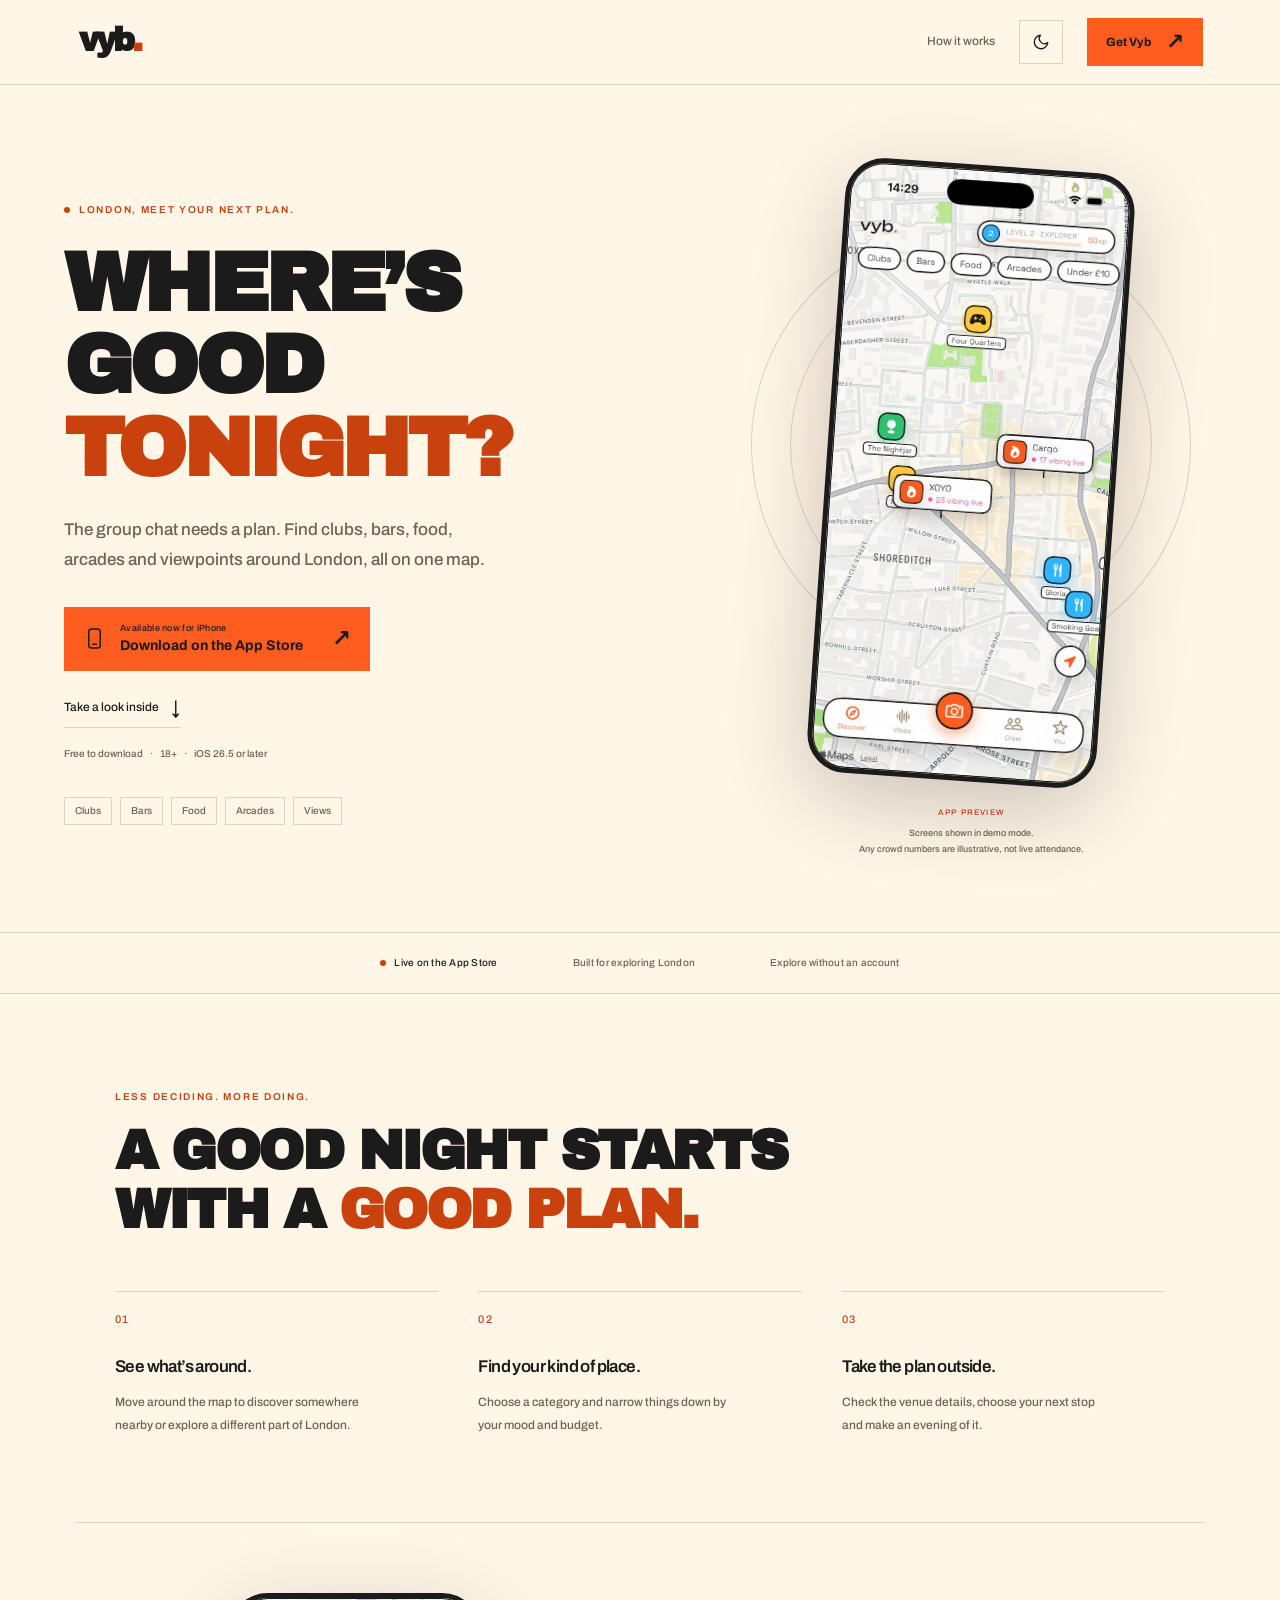
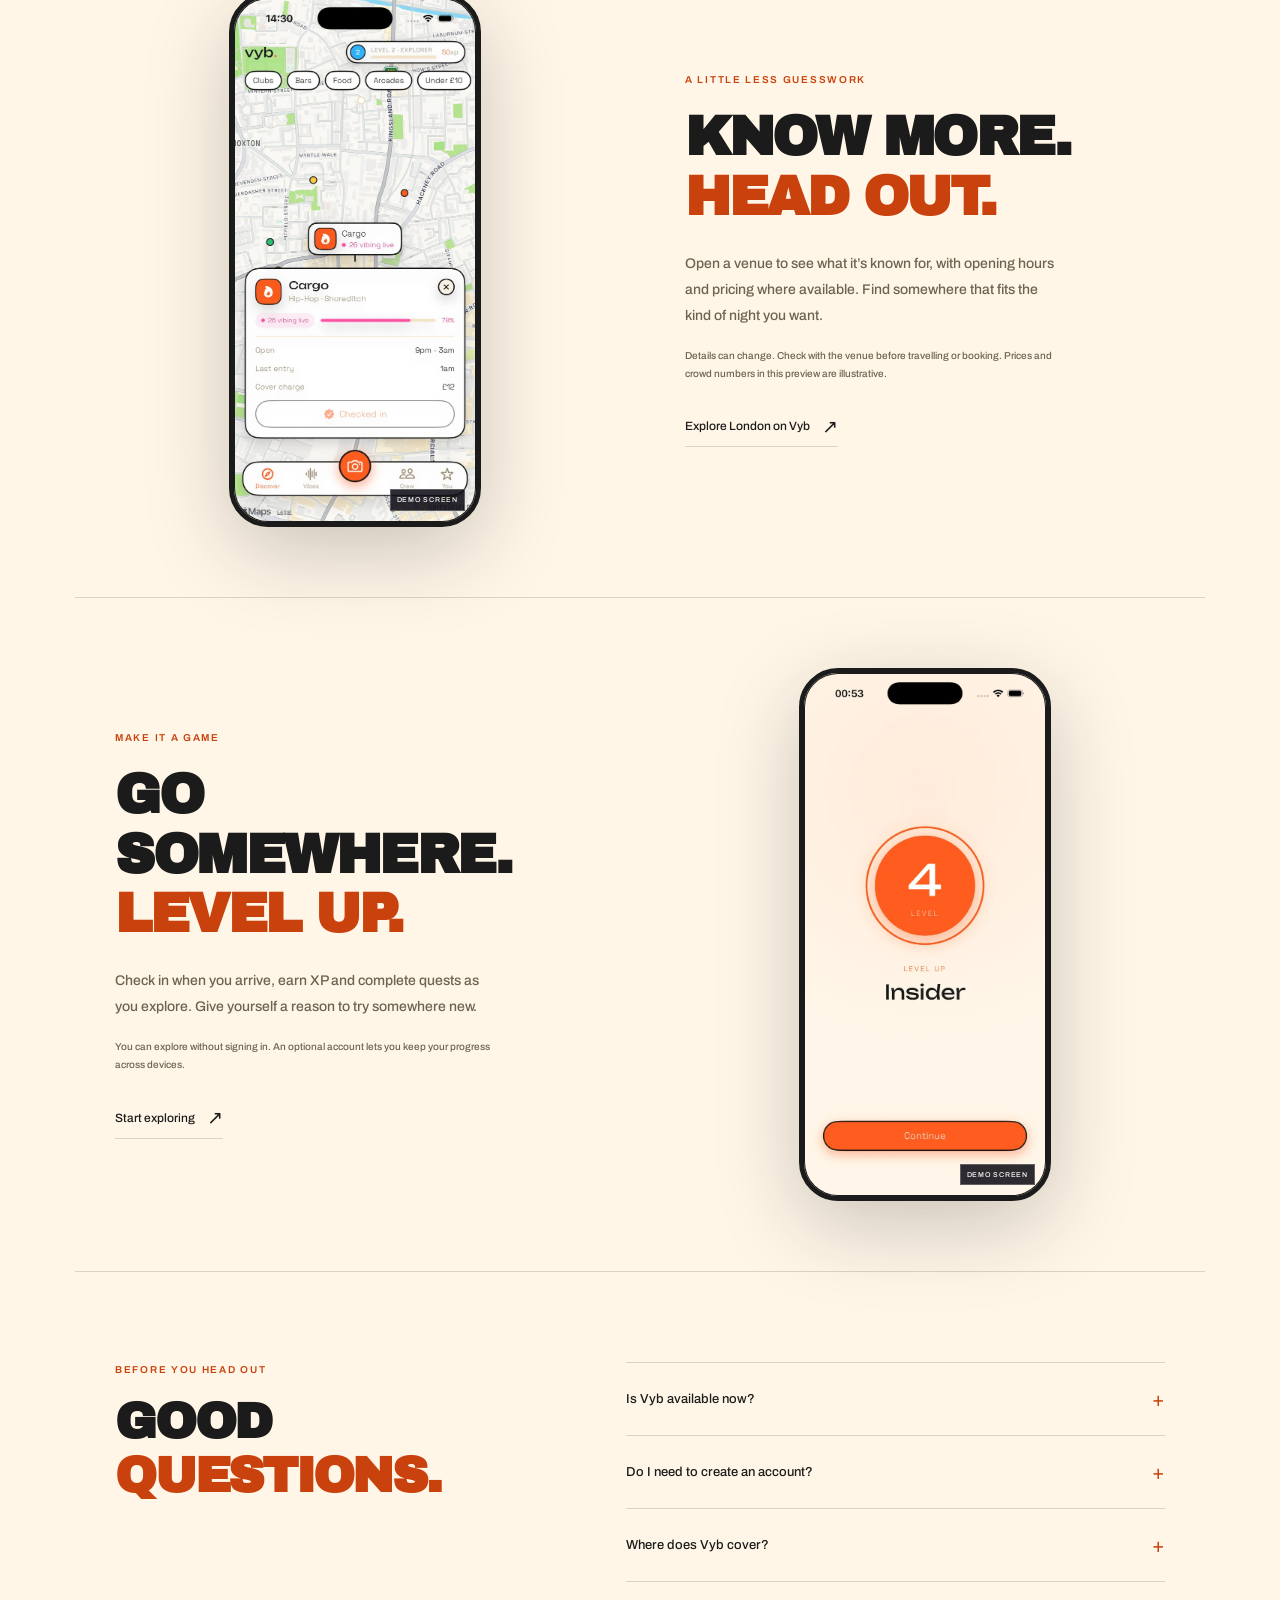
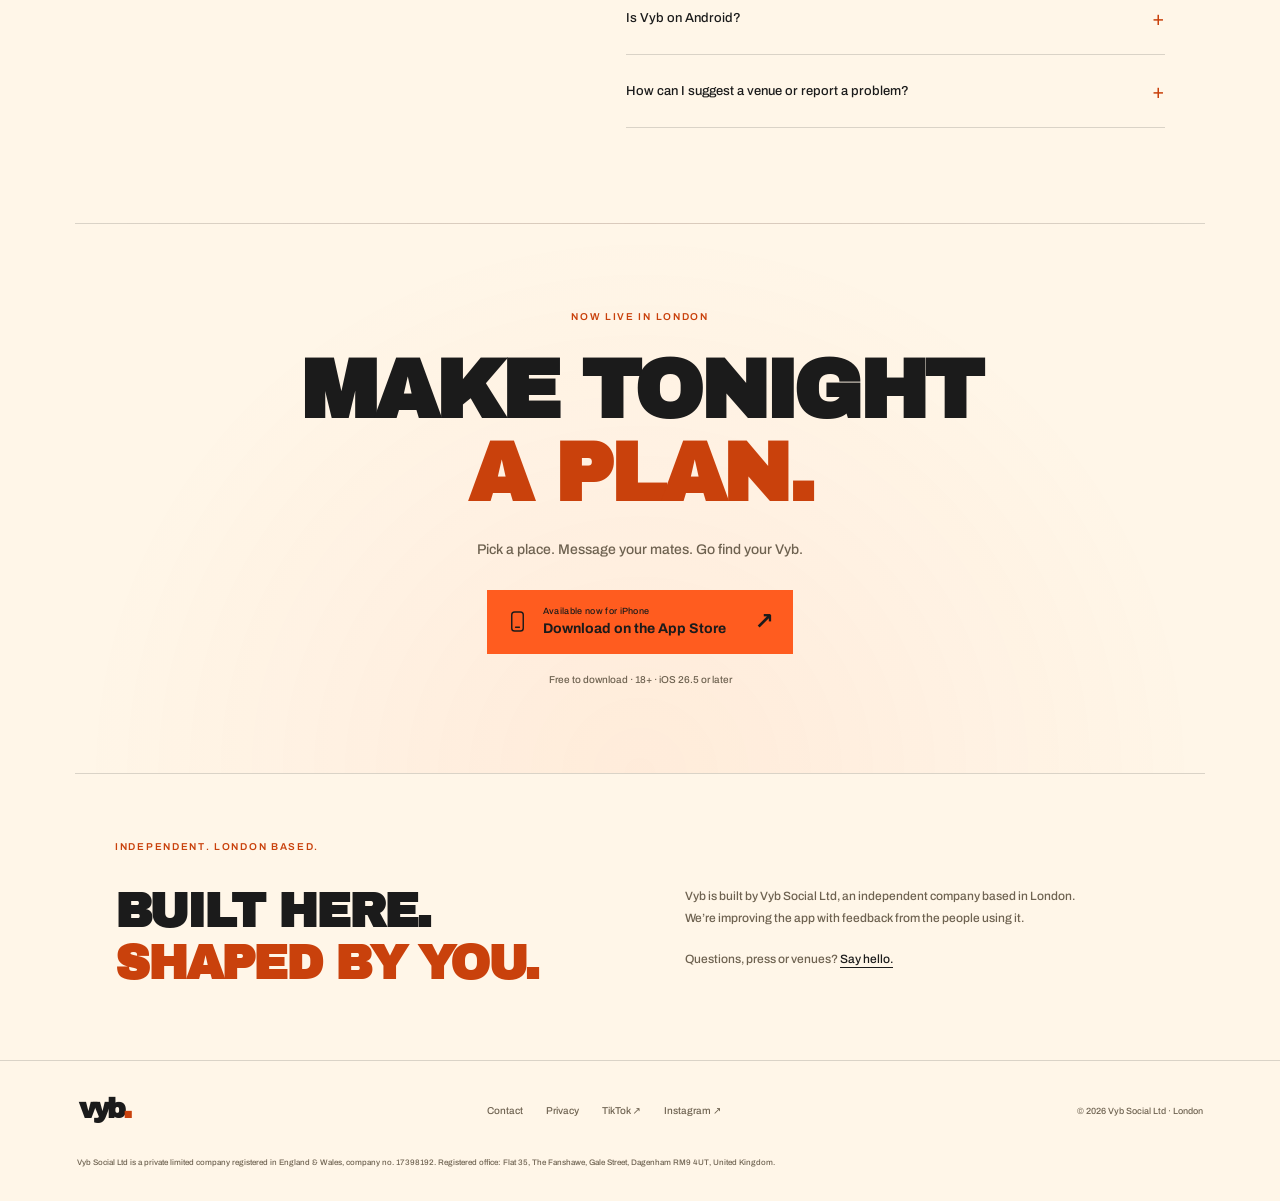
<file: index.html>
<!DOCTYPE html>
<html lang="en-GB">
<head>
<meta charset="utf-8">
<meta name="viewport" content="width=device-width, initial-scale=1">
<title>Vyb | Where’s good tonight?</title>
<meta name="description" content="Find your next plan in London with Vyb. Explore clubs, bars, food, arcades and viewpoints on one map. Available now on the App Store.">
<link rel="canonical" href="https://www.vybhq.com/">
<meta property="og:title" content="Vyb | Where’s good tonight?">
<meta property="og:description" content="Your next London plan starts here. Explore the map and download Vyb for iPhone.">
<meta property="og:type" content="website">
<meta property="og:url" content="https://www.vybhq.com/">
<meta property="og:site_name" content="Vyb">
<meta property="og:locale" content="en_GB">
<meta property="og:image" content="https://www.vybhq.com/assets/share-card.png">
<meta property="og:image:type" content="image/png">
<meta property="og:image:width" content="1200">
<meta property="og:image:height" content="630">
<meta property="og:image:alt" content="Vyb. Where’s good tonight? Available now on the App Store.">
<meta name="twitter:card" content="summary_large_image">
<meta name="twitter:title" content="Vyb | Where’s good tonight?">
<meta name="twitter:description" content="Find your next London plan. Vyb is available now on the App Store.">
<meta name="twitter:image" content="https://www.vybhq.com/assets/share-card.png">
<meta name="apple-itunes-app" content="app-id=6812923646">
<meta name="theme-color" content="#0D0B14">
<link rel="icon" href="assets/apple-touch-icon.png" type="image/png">
<link rel="apple-touch-icon" href="assets/apple-touch-icon.png">
<link rel="preconnect" href="https://fonts.googleapis.com">
<link rel="preconnect" href="https://fonts.gstatic.com" crossorigin>
<link href="https://fonts.googleapis.com/css2?family=Archivo:wght@400;500;600;700&family=Archivo+Black&display=swap" rel="stylesheet">
<script>
(function(){var mode;try{mode=localStorage.getItem('vyb-theme');}catch(e){}if(mode!=='light'&&mode!=='dark')mode=window.matchMedia&&matchMedia('(prefers-color-scheme: light)').matches?'light':'dark';document.documentElement.dataset.theme=mode;document.querySelector('meta[name="theme-color"]').content=mode==='light'?'#FFF6E8':'#0D0B14';})();
</script>
<link rel="stylesheet" href="assets/site.css">
<script src="assets/site.js" defer></script>
</head>
<body>
<a class="skip-link" href="#main">Skip to content</a>
<header class="site-header">
  <a class="wordmark" href="./" aria-label="Vyb home">vyb<span aria-hidden="true">.</span></a>
  <nav aria-label="Main navigation">
    <a class="nav-link" href="#how-it-works">How it works</a>
    <button class="theme-toggle" id="theme-toggle" type="button" aria-label="Switch to light theme">
      <svg class="icon-sun" viewBox="0 0 24 24" aria-hidden="true"><circle cx="12" cy="12" r="4"/><path d="M12 2v2M12 20v2M4.9 4.9l1.4 1.4M17.7 17.7l1.4 1.4M2 12h2M20 12h2M4.9 19.1l1.4-1.4M17.7 6.3l1.4-1.4"/></svg>
      <svg class="icon-moon" viewBox="0 0 24 24" aria-hidden="true"><path d="M21 12.8A9 9 0 1 1 11.2 3a7 7 0 0 0 9.8 9.8z"/></svg>
    </button>
    <a class="button button-small" data-download="header" href="https://apps.apple.com/gb/app/vyb-social-discovery/id6812923646">Get Vyb <span aria-hidden="true">↗</span></a>
  </nav>
</header>
<main id="main">
  <section class="hero" aria-labelledby="hero-title">
    <div class="hero-copy">
      <p class="kicker"><span class="status-dot" aria-hidden="true"></span> London, meet your next plan.</p>
      <h1 id="hero-title">Where’s good <span>tonight?</span></h1>
      <p class="hero-description">The group chat needs a plan. Find clubs, bars, food, arcades and viewpoints around London, all on one map.</p>
      <div class="hero-actions">
        <a class="button download-button" data-download="hero" href="https://apps.apple.com/gb/app/vyb-social-discovery/id6812923646"><svg viewBox="0 0 24 24" aria-hidden="true"><rect x="6" y="2" width="12" height="20" rx="3"/><path d="M10 18h4"/></svg><span><small>Available now for iPhone</small>Download on the App Store</span><span aria-hidden="true">↗</span></a>
        <a class="text-link" href="#how-it-works">Take a look inside <span aria-hidden="true">↓</span></a>
      </div>
      <p class="availability">Free to download <span aria-hidden="true">·</span> 18+ <span aria-hidden="true">·</span> iOS 26.5 or later</p>
      <ul class="category-list" aria-label="Explore on Vyb"><li>Clubs</li><li>Bars</li><li>Food</li><li>Arcades</li><li>Views</li></ul>
    </div>
    <figure class="hero-visual">
      <div class="orbit" aria-hidden="true"></div>
      <div class="phone"><img src="assets/07-discover-zoom.webp" data-dark="assets/07-discover-zoom.webp" data-light="assets/08-discover-day.webp" width="640" height="1391" alt="Vyb’s discovery map with venue pins in Shoreditch, shown in demo mode" fetchpriority="high" decoding="async"></div>
      <figcaption><span class="preview-label">APP PREVIEW</span> Screens shown in demo mode.<br>Any crowd numbers are illustrative, not live attendance.</figcaption>
    </figure>
  </section>

  <section class="intro-strip" aria-label="Vyb at a glance"><div><span class="status-dot" aria-hidden="true"></span> Live on the App Store</div><span>Built for exploring London</span><span>Explore without an account</span></section>

  <section class="how section-wrap" id="how-it-works" aria-labelledby="how-title">
    <div class="section-heading"><p class="kicker">Less deciding. More doing.</p><h2 id="how-title">A good night starts<br>with a <span>good plan.</span></h2></div>
    <div class="steps">
      <article><span class="step-number">01</span><h3>See what’s around.</h3><p>Move around the map to discover somewhere nearby or explore a different part of London.</p></article>
      <article><span class="step-number">02</span><h3>Find your kind of place.</h3><p>Choose a category and narrow things down by your mood and budget.</p></article>
      <article><span class="step-number">03</span><h3>Take the plan outside.</h3><p>Check the venue details, choose your next stop and make an evening of it.</p></article>
    </div>
  </section>

  <section class="feature-section section-wrap" aria-labelledby="details-title">
    <div class="feature-media"><div class="phone"><img src="assets/04-detail.webp" data-dark="assets/04-detail.webp" data-light="assets/09-detail-day.webp" width="640" height="1391" loading="lazy" decoding="async" alt="A demo venue detail screen showing opening hours, last entry and cover charge"><span class="screen-tag">DEMO SCREEN</span></div></div>
    <div class="feature-copy"><p class="kicker">A little less guesswork</p><h2 id="details-title">Know more.<br><span>Head out.</span></h2><p>Open a venue to see what it’s known for, with opening hours and pricing where available. Find somewhere that fits the kind of night you want.</p><p class="fine-print">Details can change. Check with the venue before travelling or booking. Prices and crowd numbers in this preview are illustrative.</p><a class="text-link" data-download="details" href="https://apps.apple.com/gb/app/vyb-social-discovery/id6812923646">Explore London on Vyb <span aria-hidden="true">↗</span></a></div>
  </section>

  <section class="feature-section feature-reverse section-wrap" aria-labelledby="xp-title">
    <div class="feature-media"><div class="phone"><img src="assets/10-levelup-night.webp" data-dark="assets/10-levelup-night.webp" data-light="assets/11-levelup-day.webp" width="640" height="1391" loading="lazy" decoding="async" alt="Vyb’s demo level-up screen showing Level 4, Insider"><span class="screen-tag">DEMO SCREEN</span></div></div>
    <div class="feature-copy"><p class="kicker">Make it a game</p><h2 id="xp-title">Go somewhere.<br><span>Level up.</span></h2><p>Check in when you arrive, earn XP and complete quests as you explore. Give yourself a reason to try somewhere new.</p><p class="fine-print">You can explore without signing in. An optional account lets you keep your progress across devices.</p><a class="text-link" data-download="xp" href="https://apps.apple.com/gb/app/vyb-social-discovery/id6812923646">Start exploring <span aria-hidden="true">↗</span></a></div>
  </section>

  <section class="faq-section section-wrap" aria-labelledby="faq-title">
    <div class="section-heading"><p class="kicker">Before you head out</p><h2 id="faq-title">Good <span>questions.</span></h2></div>
    <div class="faq-list">
      <details><summary>Is Vyb available now?</summary><p>Yes. Vyb launched on 16 October 2026 and is available on the App Store. It is free to download for iPhone, requires iOS 26.5 or later, and is for people aged 18 and over.</p></details>
      <details><summary>Do I need to create an account?</summary><p>You can explore Vyb without signing in. An optional Sign in with Apple account lets you keep your progress across devices and reinstalls.</p></details>
      <details><summary>Where does Vyb cover?</summary><p>We’re starting with London. Coverage is growing and some areas have more venues than others. If your favourite place is missing, <a href="mailto:hello@vybhq.com?subject=Venue%20suggestion">send us a venue suggestion</a>.</p></details>
      <details><summary>Is Vyb on Android?</summary><p>Vyb is currently available for iPhone. You can follow <a href="https://www.tiktok.com/@join.vyb" target="_blank" rel="noopener noreferrer">@join.vyb on TikTok</a> for updates.</p></details>
      <details><summary>How can I suggest a venue or report a problem?</summary><p>Email <a href="mailto:hello@vybhq.com">hello@vybhq.com</a> with the venue name or what happened. Include the area and your app version if you can. Your feedback helps decide what we improve next.</p></details>
    </div>
  </section>

  <section class="download-section section-wrap" id="download" aria-labelledby="download-title">
    <span id="join" class="anchor-target" aria-hidden="true"></span>
    <p class="kicker">Now live in London</p><h2 id="download-title">Make tonight<br><span>a plan.</span></h2>
    <p>Pick a place. Message your mates. Go find your Vyb.</p>
    <a class="button download-button" data-download="footer" href="https://apps.apple.com/gb/app/vyb-social-discovery/id6812923646"><svg viewBox="0 0 24 24" aria-hidden="true"><rect x="6" y="2" width="12" height="20" rx="3"/><path d="M10 18h4"/></svg><span><small>Available now for iPhone</small>Download on the App Store</span><span aria-hidden="true">↗</span></a>
    <p class="availability">Free to download · 18+ · iOS 26.5 or later</p>
  </section>

  <section class="about-section section-wrap" id="about" aria-labelledby="about-title"><p class="kicker">Independent. London based.</p><h2 id="about-title">Built here.<br><span>Shaped by you.</span></h2><div><p>Vyb is built by Vyb Social Ltd, an independent company based in London. We’re improving the app with feedback from the people using it.</p><p>Questions, press or venues? <a href="mailto:hello@vybhq.com">Say hello.</a></p></div></section>
</main>
<footer class="site-footer"><a class="wordmark" href="./" aria-label="Vyb home">vyb<span aria-hidden="true">.</span></a><nav aria-label="Footer navigation"><a href="mailto:hello@vybhq.com">Contact</a><a href="privacy.html">Privacy</a><a href="https://www.tiktok.com/@join.vyb" target="_blank" rel="noopener noreferrer">TikTok ↗</a><a href="https://instagram.com/join.vyb" target="_blank" rel="noopener noreferrer">Instagram ↗</a></nav><p>© 2026 Vyb Social Ltd · London</p><p class="legal">Vyb Social Ltd is a private limited company registered in England &amp; Wales, company no. 17398192. Registered office: Flat 35, The Fanshawe, Gale Street, Dagenham RM9 4UT, United Kingdom.</p></footer>
<div class="download-dock"><span>London’s calling.<small>Vyb for iPhone</small></span><a class="button button-small" data-download="mobile-dock" href="https://apps.apple.com/gb/app/vyb-social-discovery/id6812923646">Get Vyb <span aria-hidden="true">↗</span></a></div>
</body>
</html>
</file>
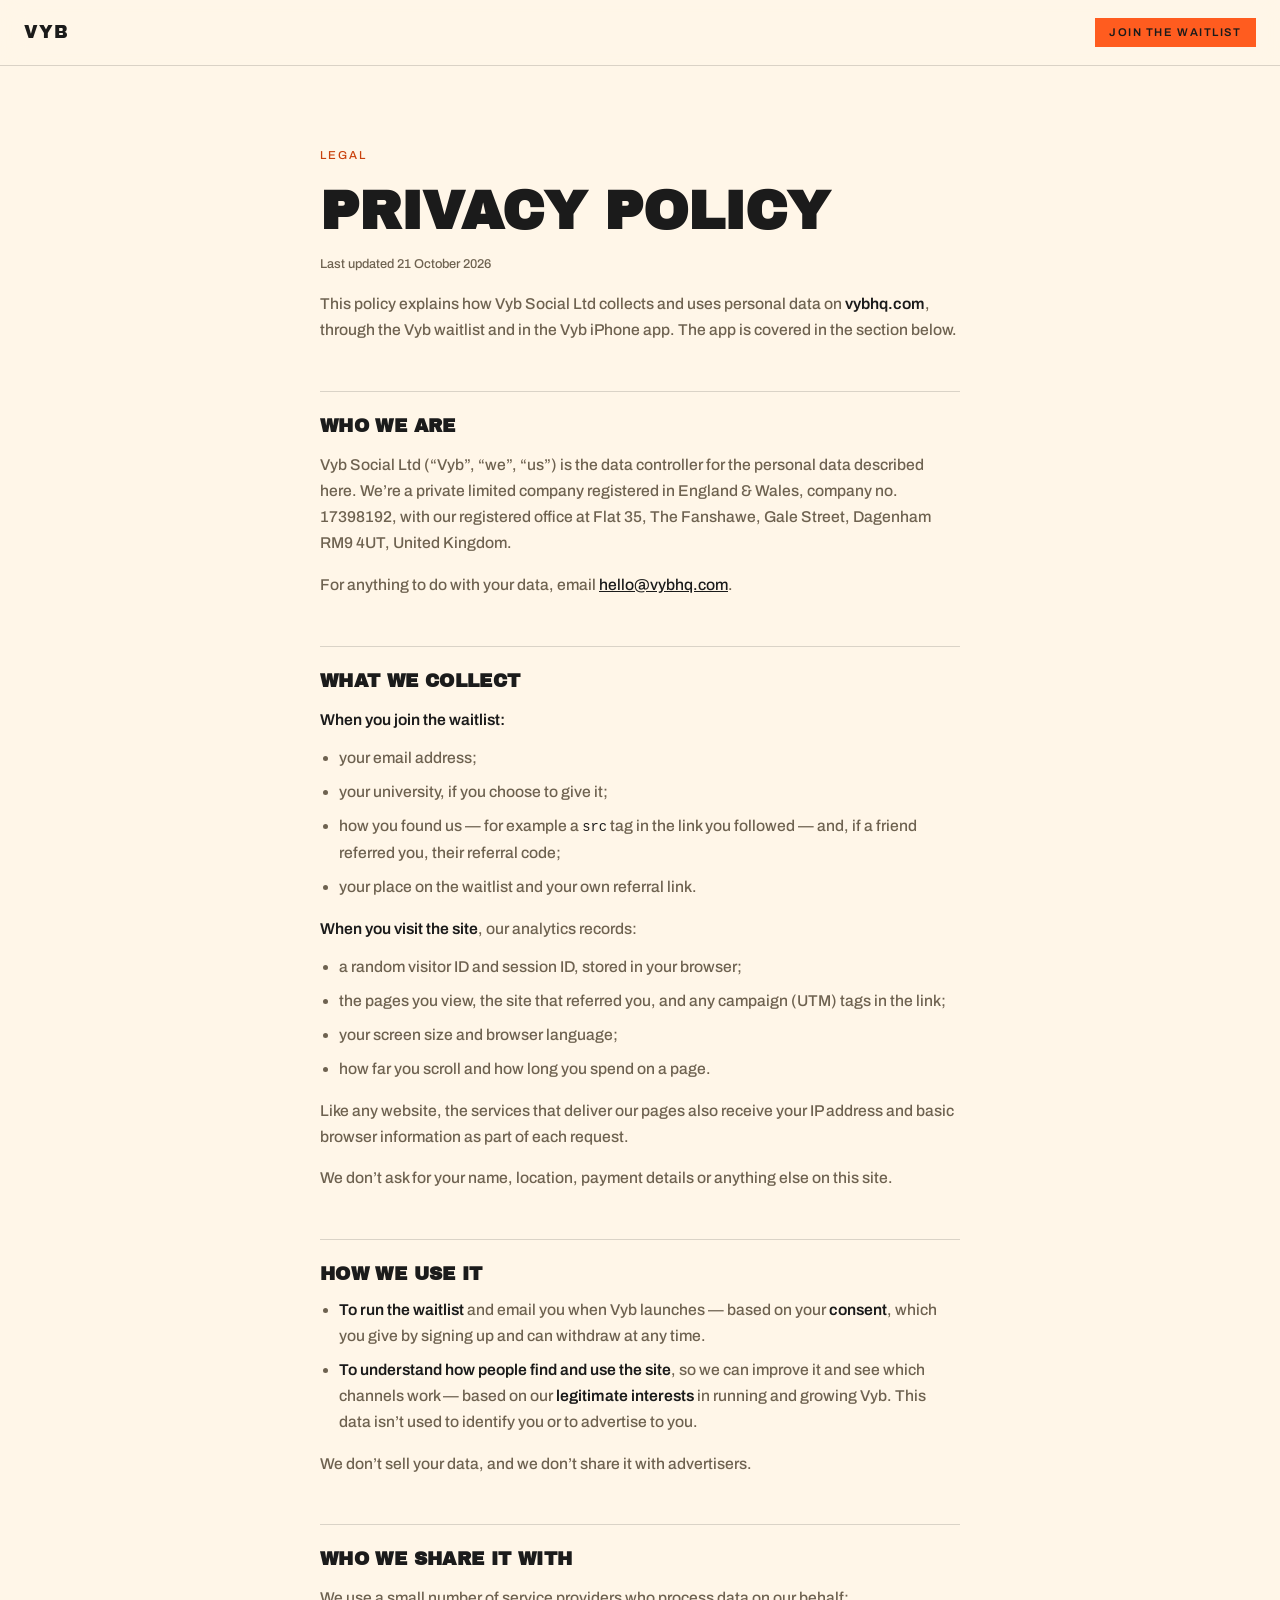
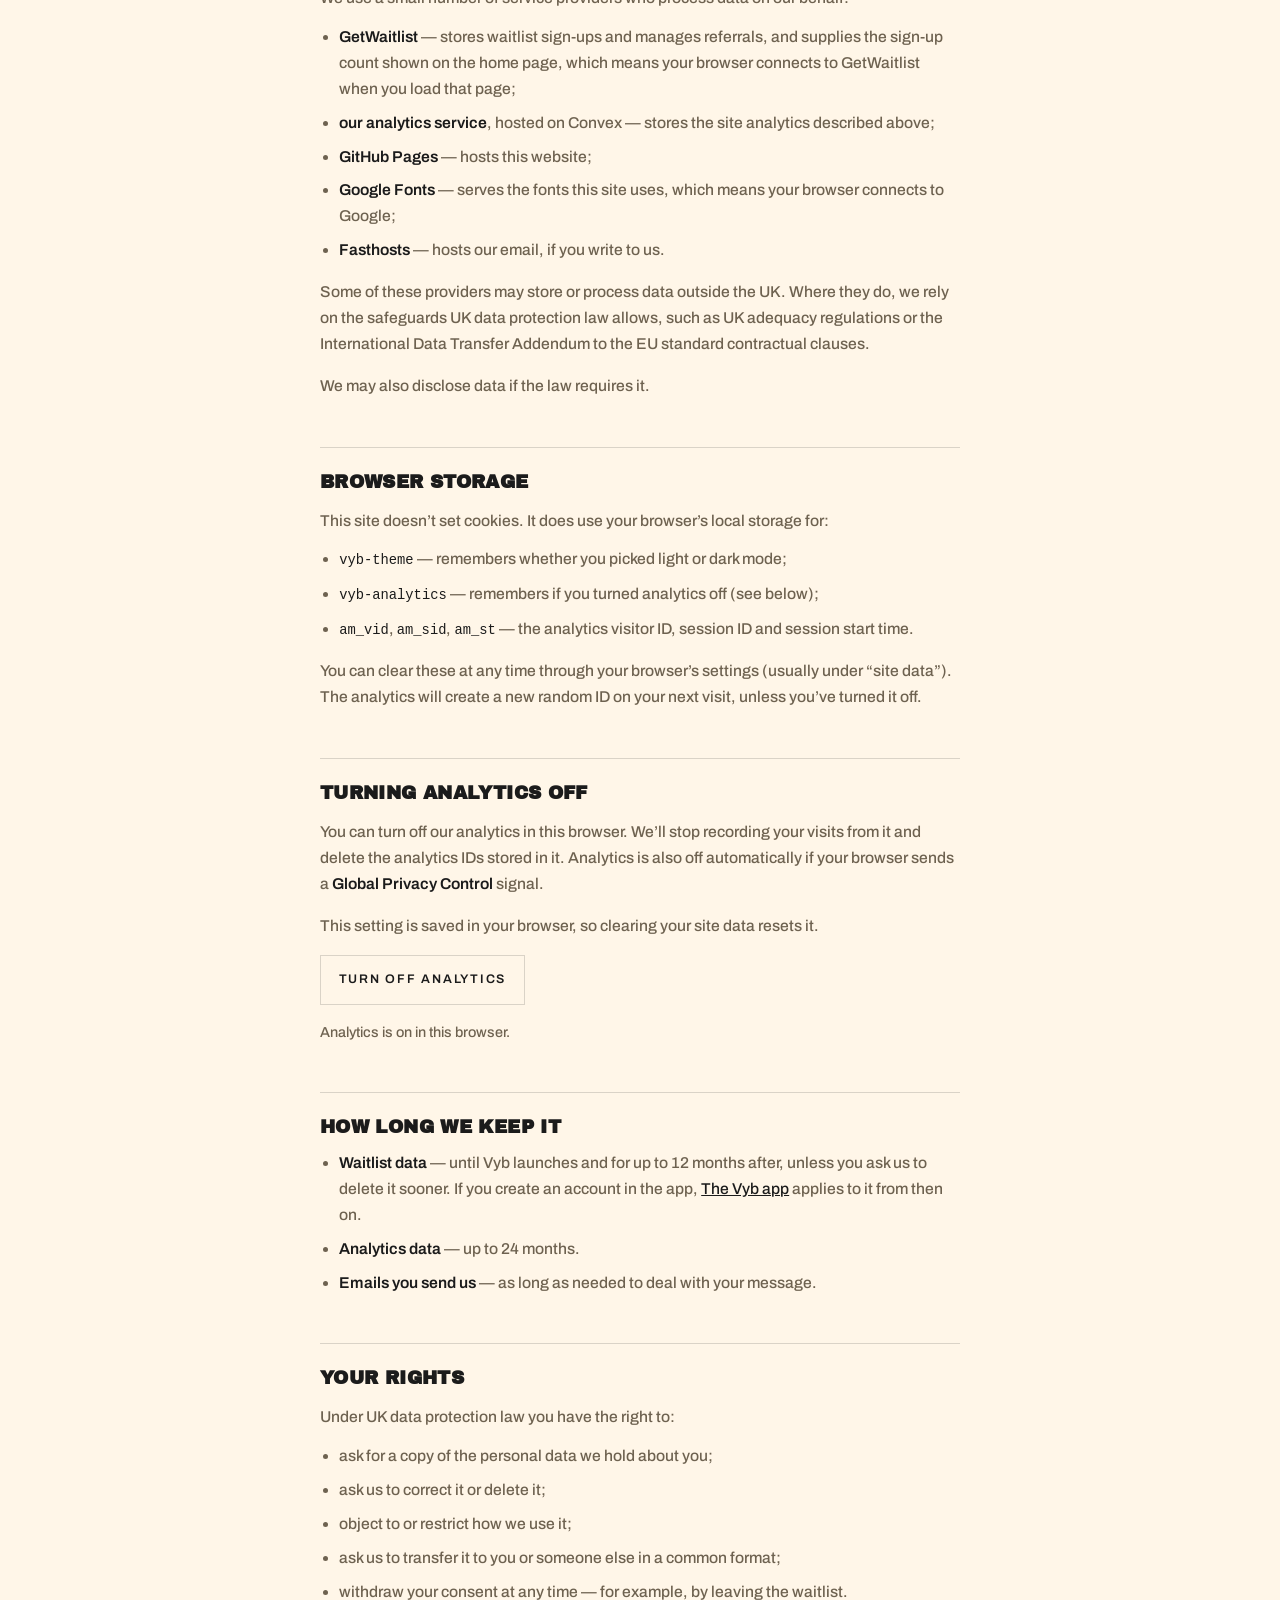
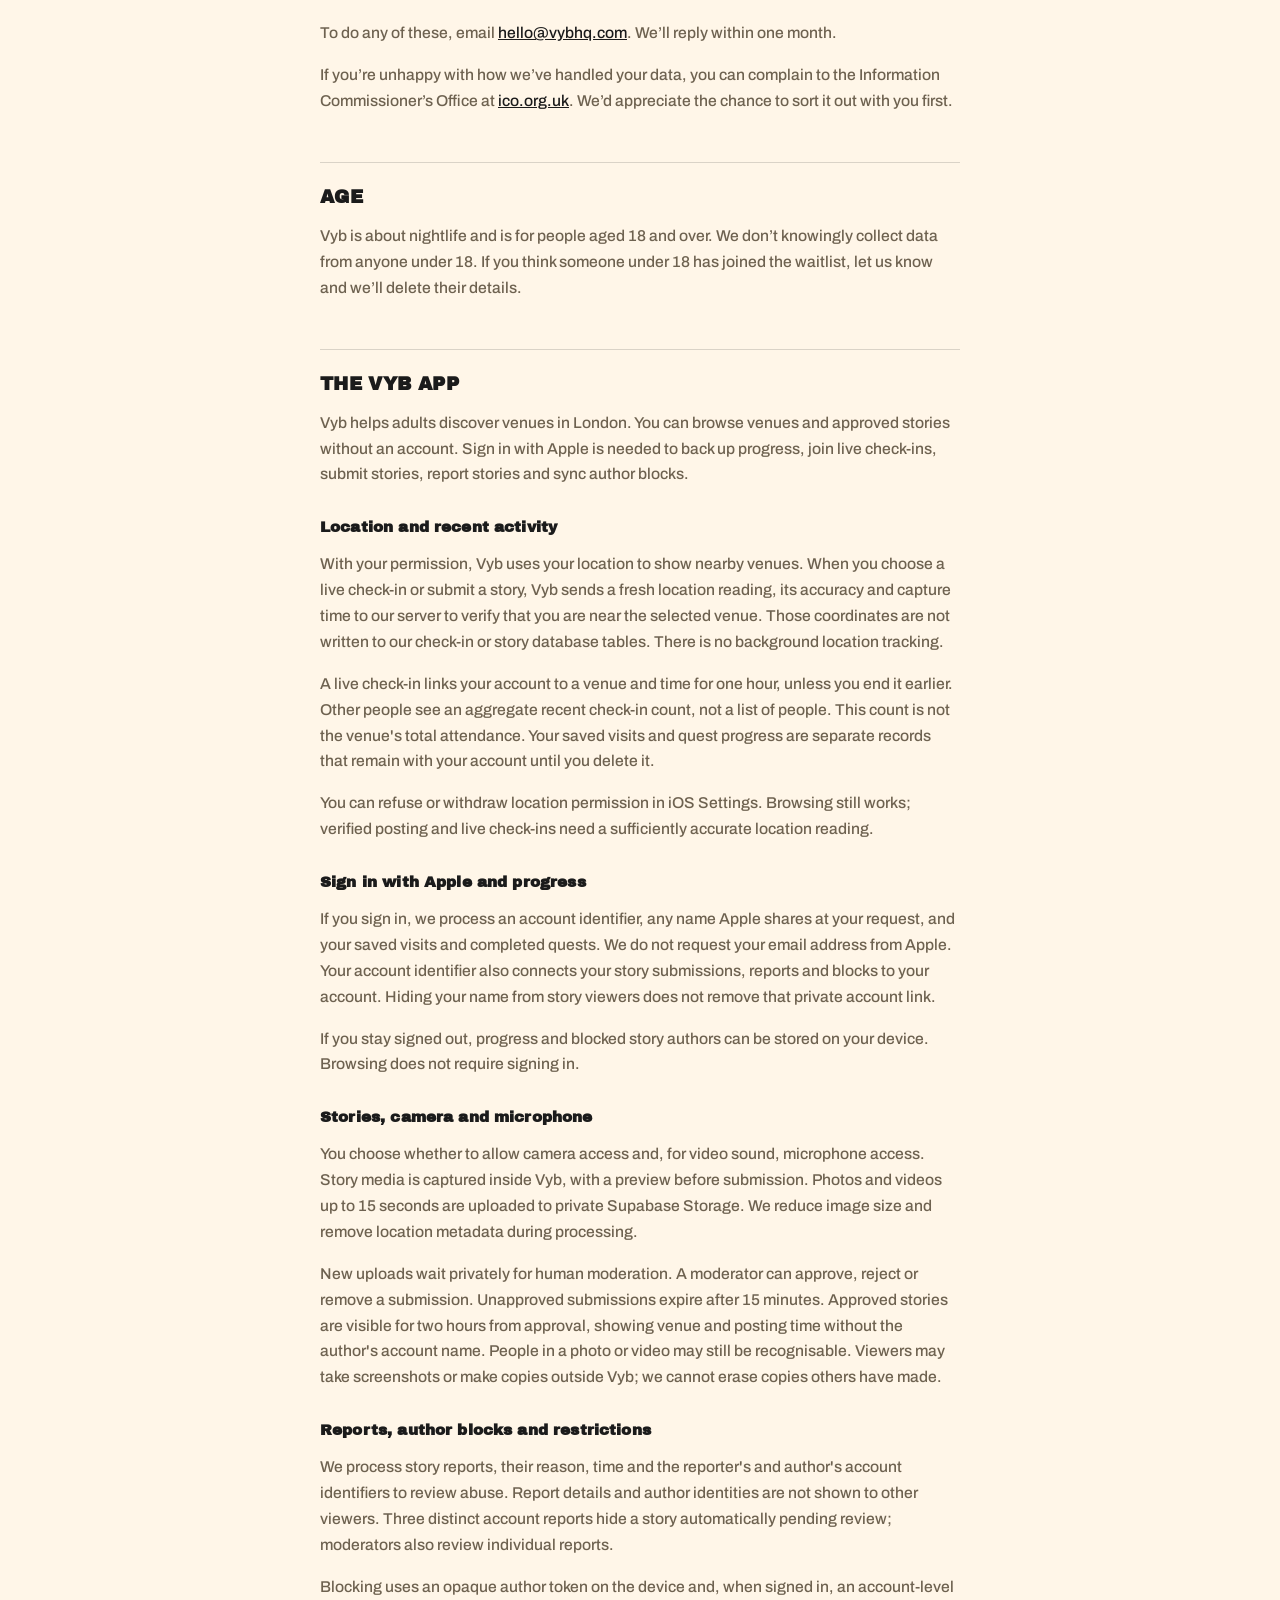
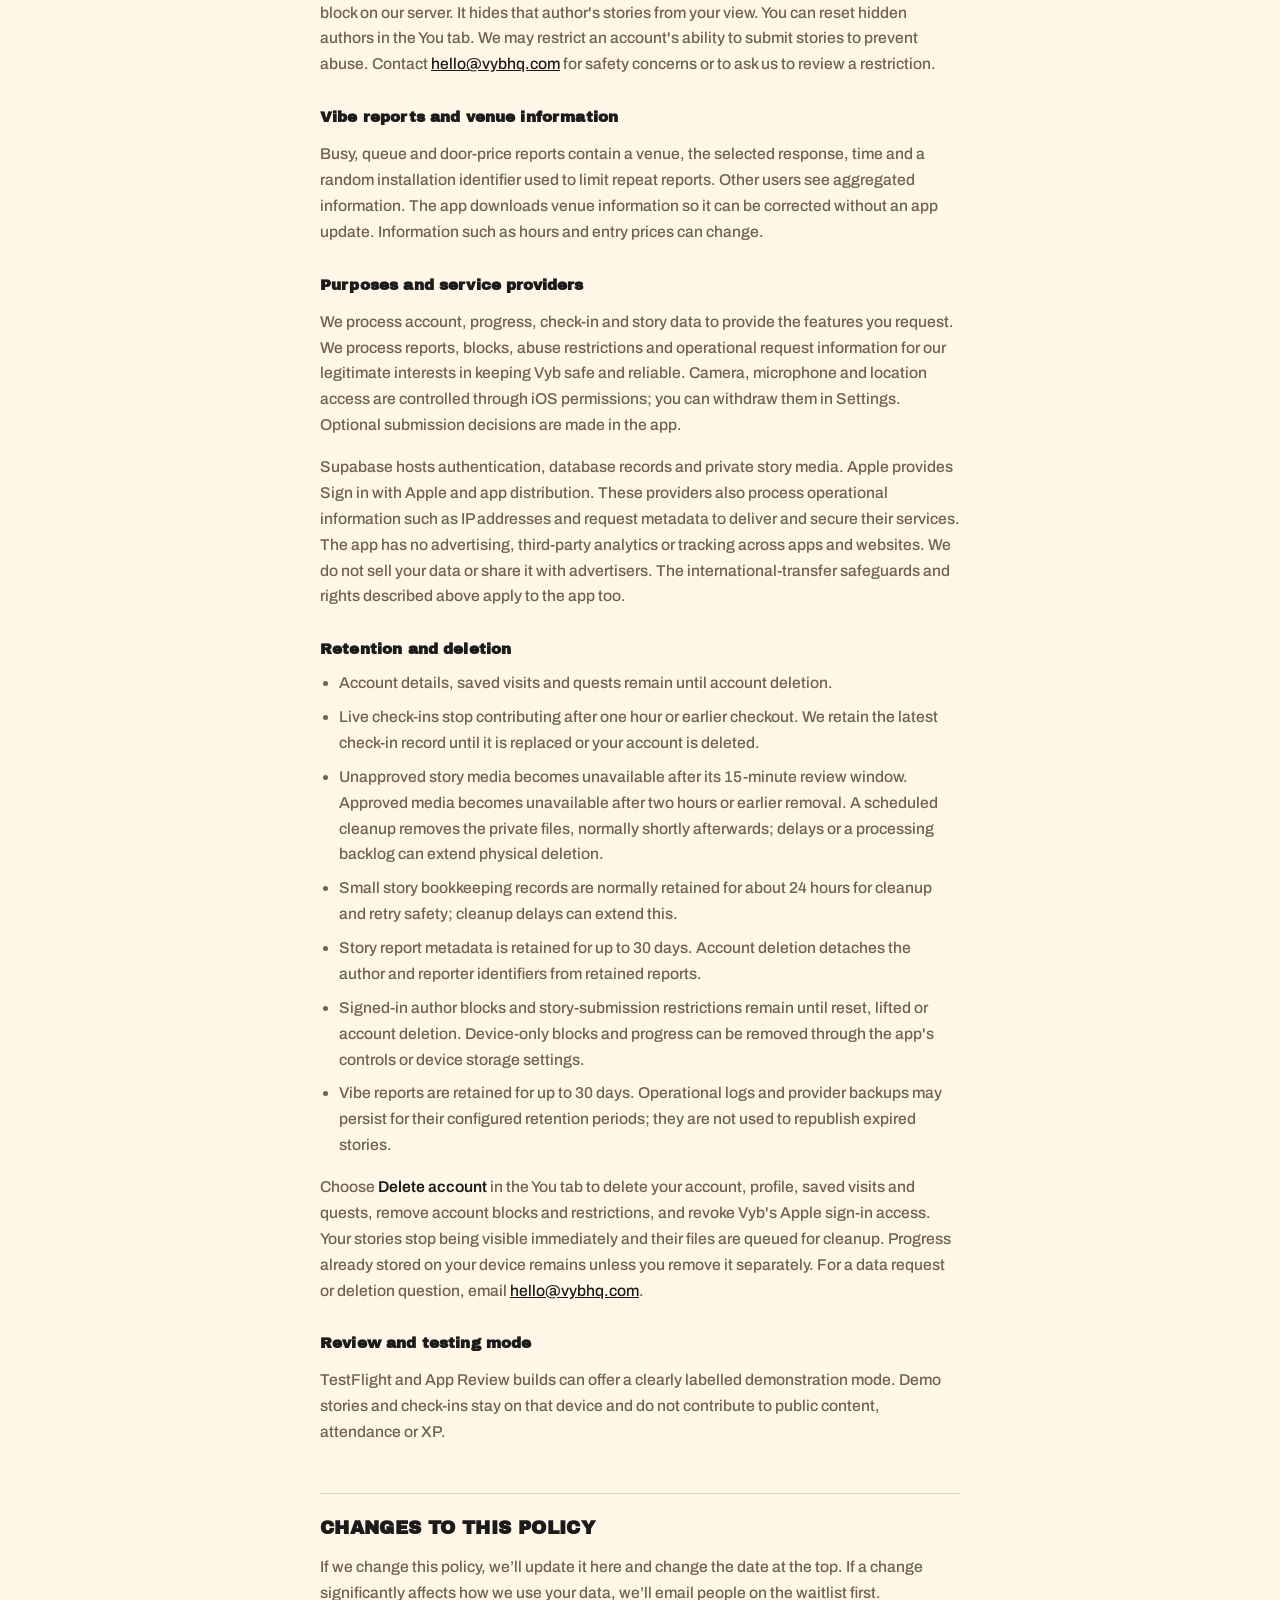
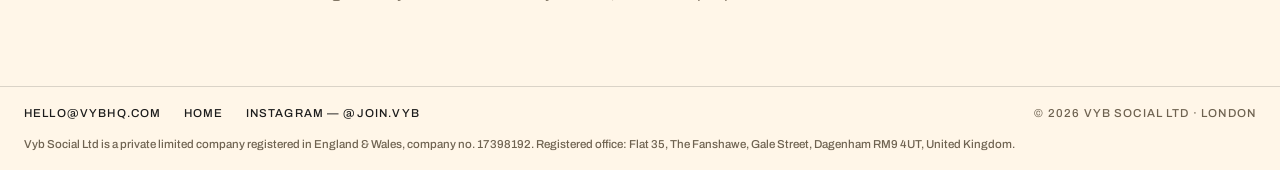
<file: privacy.html>
<!DOCTYPE html>
<html lang="en">
<head>
<meta charset="utf-8">
<meta name="viewport" content="width=device-width, initial-scale=1">
<title>Privacy Policy — Vyb</title>
<meta name="description" content="How Vyb Social Ltd collects and uses personal data on vybhq.com, the Vyb waitlist and the Vyb iPhone app.">
<link rel="icon" href="data:image/svg+xml,<svg xmlns='http://www.w3.org/2000/svg' viewBox='0 0 100 100'><rect width='100' height='100' rx='22' fill='%230D0B14'/><text x='50' y='72' font-size='60' font-family='Arial Black,sans-serif' font-weight='900' fill='%23C6FF3E' text-anchor='middle'>V</text></svg>">
<link rel="apple-touch-icon" href="assets/apple-touch-icon.png">
<meta name="theme-color" content="#0D0B14">
<link rel="preconnect" href="https://fonts.googleapis.com">
<link rel="preconnect" href="https://fonts.gstatic.com" crossorigin>
<link href="https://fonts.googleapis.com/css2?family=Archivo:wght@500;600&family=Archivo+Black&display=swap" rel="stylesheet">
<style>
  :root {
    --bg: #0D0B14;
    --ink: #FFFFFF;
    --accent: #C6FF3E;
    --accent-text: #C6FF3E;
    --on-accent: #0D0B14;
    --muted: rgba(255,255,255,.62);
    --line: rgba(255,255,255,.14);
    --header-bg: rgba(13,11,20,.85);
  }
  [data-theme="light"] {
    --bg: #FFF6E8;
    --ink: #1B1B1B;
    --accent: #FF5C1F;       /* fills (buttons) — pair with dark text, 5.6:1 */
    --accent-text: #C9410C;  /* orange text on cream — 4.6:1 (AA) */
    --on-accent: #1B1B1B;
    --muted: #6E6250;
    --line: rgba(27,27,27,.16);
    --header-bg: rgba(255,246,232,.88);
  }
  * { margin: 0; padding: 0; box-sizing: border-box; }
  html { -webkit-text-size-adjust: 100%; }
  body {
    background: var(--bg);
    color: var(--ink);
    font-family: "Archivo", system-ui, sans-serif;
    font-weight: 500;
  }
  header {
    position: sticky;
    top: 0;
    z-index: 10;
    display: flex;
    justify-content: space-between;
    align-items: center;
    padding: 1.1rem 1.5rem;
    background: var(--header-bg);
    backdrop-filter: blur(12px);
    border-bottom: 1px solid var(--line);
  }
  .wordmark {
    font-family: "Archivo Black", sans-serif;
    font-size: 1.1rem;
    letter-spacing: .06em;
    color: var(--ink);
    text-decoration: none;
  }
  .header-cta {
    font-size: .7rem;
    font-weight: 600;
    letter-spacing: .14em;
    text-transform: uppercase;
    color: var(--on-accent);
    background: var(--accent);
    padding: .55rem .9rem;
    text-decoration: none;
  }
  main { padding: 4rem 1.5rem 5rem; }
  .inner { max-width: 40rem; margin: 0 auto; }
  .kicker {
    font-size: .72rem;
    letter-spacing: .18em;
    text-transform: uppercase;
    color: var(--accent-text);
    margin-bottom: 1.2rem;
  }
  h1 {
    font-family: "Archivo Black", sans-serif;
    font-size: clamp(2.2rem, 9vw, 3.4rem);
    line-height: 1;
    text-transform: uppercase;
  }
  .updated { margin-top: 1rem; font-size: .8rem; color: var(--muted); }
  h2 {
    font-family: "Archivo Black", sans-serif;
    font-size: 1.15rem;
    text-transform: uppercase;
    letter-spacing: .02em;
    margin-top: 3rem;
    padding-top: 1.5rem;
    border-top: 1px solid var(--line);
  }
  h3 {
    font-family: "Archivo Black", sans-serif;
    font-size: .95rem;
    letter-spacing: .01em;
    margin-top: 2rem;
    color: var(--ink);
  }
  p, li { font-size: .98rem; line-height: 1.65; color: var(--muted); }
  p { margin-top: 1rem; }
  ul { margin-top: .8rem; padding-left: 1.2rem; }
  li + li { margin-top: .5rem; }
  b { color: var(--ink); font-weight: 600; }
  a { color: var(--ink); }
  a:hover { color: var(--accent-text); }
  a:focus-visible, button:focus-visible { outline: 2px solid var(--ink); outline-offset: 3px; }
  .opt-btn {
    font: inherit;
    font-size: .78rem;
    font-weight: 600;
    letter-spacing: .14em;
    text-transform: uppercase;
    color: var(--ink);
    background: none;
    border: 1px solid var(--line);
    padding: .85rem 1.1rem;
    cursor: pointer;
  }
  .opt-btn:hover { border-color: var(--ink); }
  .analytics-status { font-size: .9rem; }
  code { font-size: .88em; color: var(--ink); }

  footer {
    border-top: 1px solid var(--line);
    padding: 1.25rem 1.5rem;
    display: flex;
    justify-content: space-between;
    align-items: center;
    gap: 1rem;
    flex-wrap: wrap;
    font-size: .72rem;
    letter-spacing: .1em;
    text-transform: uppercase;
    color: var(--muted);
  }
  footer a { color: var(--ink); text-decoration: none; }
  footer a:hover { color: var(--accent-text); }
  .footer-links { display: flex; flex-wrap: wrap; gap: .6rem 1.4rem; }
  .legal {
    flex-basis: 100%;
    font-size: .72rem;
    letter-spacing: 0;
    text-transform: none;
    line-height: 1.6;
    margin: 0;
  }
</style>
<script>
  // Match the home page: saved choice, else the device setting.
  (function () {
    var mode = null;
    try { mode = localStorage.getItem("vyb-theme"); } catch (e) {}
    if (mode !== "light" && mode !== "dark") {
      mode = window.matchMedia && matchMedia("(prefers-color-scheme: light)").matches ? "light" : "dark";
    }
    if (mode === "light") document.documentElement.setAttribute("data-theme", "light");
    document.querySelector('meta[name="theme-color"]').content = mode === "light" ? "#FFF6E8" : "#0D0B14";
  })();
</script>
</head>
<body>
  <header>
    <a class="wordmark" href="./">VYB</a>
    <a class="header-cta" href="./#join">Join the waitlist</a>
  </header>

  <main>
    <div class="inner">
      <p class="kicker">Legal</p>
      <h1>Privacy policy</h1>
      <p class="updated">Last updated 21 October 2026</p>

      <p>This policy explains how Vyb Social Ltd collects and uses personal data on <b>vybhq.com</b>, through the Vyb waitlist and in the Vyb iPhone app. The app is covered in the section below.</p>

      <h2>Who we are</h2>
      <p>Vyb Social Ltd (“Vyb”, “we”, “us”) is the data controller for the personal data described here. We’re a private limited company registered in England &amp; Wales, company no. 17398192, with our registered office at Flat 35, The Fanshawe, Gale Street, Dagenham RM9 4UT, United Kingdom.</p>
      <p>For anything to do with your data, email <a href="mailto:hello@vybhq.com">hello@vybhq.com</a>.</p>

      <h2>What we collect</h2>
      <p><b>When you join the waitlist:</b></p>
      <ul>
        <li>your email address;</li>
        <li>your university, if you choose to give it;</li>
        <li>how you found us — for example a <code>src</code> tag in the link you followed — and, if a friend referred you, their referral code;</li>
        <li>your place on the waitlist and your own referral link.</li>
      </ul>
      <p><b>When you visit the site</b>, our analytics records:</p>
      <ul>
        <li>a random visitor ID and session ID, stored in your browser;</li>
        <li>the pages you view, the site that referred you, and any campaign (UTM) tags in the link;</li>
        <li>your screen size and browser language;</li>
        <li>how far you scroll and how long you spend on a page.</li>
      </ul>
      <p>Like any website, the services that deliver our pages also receive your IP address and basic browser information as part of each request.</p>
      <p>We don’t ask for your name, location, payment details or anything else on this site.</p>

      <h2>How we use it</h2>
      <ul>
        <li><b>To run the waitlist</b> and email you when Vyb launches — based on your <b>consent</b>, which you give by signing up and can withdraw at any time.</li>
        <li><b>To understand how people find and use the site</b>, so we can improve it and see which channels work — based on our <b>legitimate interests</b> in running and growing Vyb. This data isn’t used to identify you or to advertise to you.</li>
      </ul>
      <p>We don’t sell your data, and we don’t share it with advertisers.</p>

      <h2>Who we share it with</h2>
      <p>We use a small number of service providers who process data on our behalf:</p>
      <ul>
        <li><b>GetWaitlist</b> — stores waitlist sign-ups and manages referrals, and supplies the sign-up count shown on the home page, which means your browser connects to GetWaitlist when you load that page;</li>
        <li><b>our analytics service</b>, hosted on Convex — stores the site analytics described above;</li>
        <li><b>GitHub Pages</b> — hosts this website;</li>
        <li><b>Google Fonts</b> — serves the fonts this site uses, which means your browser connects to Google;</li>
        <li><b>Fasthosts</b> — hosts our email, if you write to us.</li>
      </ul>
      <p>Some of these providers may store or process data outside the UK. Where they do, we rely on the safeguards UK data protection law allows, such as UK adequacy regulations or the International Data Transfer Addendum to the EU standard contractual clauses.</p>
      <p>We may also disclose data if the law requires it.</p>

      <h2>Browser storage</h2>
      <p>This site doesn’t set cookies. It does use your browser’s local storage for:</p>
      <ul>
        <li><code>vyb-theme</code> — remembers whether you picked light or dark mode;</li>
        <li><code>vyb-analytics</code> — remembers if you turned analytics off (see below);</li>
        <li><code>am_vid</code>, <code>am_sid</code>, <code>am_st</code> — the analytics visitor ID, session ID and session start time.</li>
      </ul>
      <p>You can clear these at any time through your browser’s settings (usually under “site data”). The analytics will create a new random ID on your next visit, unless you’ve turned it off.</p>

      <h2 id="analytics">Turning analytics off</h2>
      <p>You can turn off our analytics in this browser. We’ll stop recording your visits from it and delete the analytics IDs stored in it. Analytics is also off automatically if your browser sends a <b>Global Privacy Control</b> signal.</p>
      <p>This setting is saved in your browser, so clearing your site data resets it.</p>
      <p><button type="button" class="opt-btn" id="analytics-toggle">Turn off analytics</button></p>
      <p class="analytics-status" id="analytics-status" aria-live="polite"></p>

      <h2>How long we keep it</h2>
      <ul>
        <li><b>Waitlist data</b> — until Vyb launches and for up to 12 months after, unless you ask us to delete it sooner. If you create an account in the app, <a href="#app">The Vyb app</a> applies to it from then on.</li>
        <li><b>Analytics data</b> — up to 24 months.</li>
        <li><b>Emails you send us</b> — as long as needed to deal with your message.</li>
      </ul>

      <h2>Your rights</h2>
      <p>Under UK data protection law you have the right to:</p>
      <ul>
        <li>ask for a copy of the personal data we hold about you;</li>
        <li>ask us to correct it or delete it;</li>
        <li>object to or restrict how we use it;</li>
        <li>ask us to transfer it to you or someone else in a common format;</li>
        <li>withdraw your consent at any time — for example, by leaving the waitlist.</li>
      </ul>
      <p>To do any of these, email <a href="mailto:hello@vybhq.com">hello@vybhq.com</a>. We’ll reply within one month.</p>
      <p>If you’re unhappy with how we’ve handled your data, you can complain to the Information Commissioner’s Office at <a href="https://ico.org.uk/make-a-complaint/" target="_blank" rel="noopener">ico.org.uk</a>. We’d appreciate the chance to sort it out with you first.</p>

      <h2>Age</h2>
      <p>Vyb is about nightlife and is for people aged 18 and over. We don’t knowingly collect data from anyone under 18. If you think someone under 18 has joined the waitlist, let us know and we’ll delete their details.</p>

      <h2 id="app">The Vyb app</h2>
      <p>Vyb helps adults discover venues in London. You can browse venues and approved stories without an account. Sign in with Apple is needed to back up progress, join live check-ins, submit stories, report stories and sync author blocks.</p>
      <h3>Location and recent activity</h3>
      <p>With your permission, Vyb uses your location to show nearby venues. When you choose a live check-in or submit a story, Vyb sends a fresh location reading, its accuracy and capture time to our server to verify that you are near the selected venue. Those coordinates are not written to our check-in or story database tables. There is no background location tracking.</p>
      <p>A live check-in links your account to a venue and time for one hour, unless you end it earlier. Other people see an aggregate recent check-in count, not a list of people. This count is not the venue's total attendance. Your saved visits and quest progress are separate records that remain with your account until you delete it.</p>
      <p>You can refuse or withdraw location permission in iOS Settings. Browsing still works; verified posting and live check-ins need a sufficiently accurate location reading.</p>
      <h3>Sign in with Apple and progress</h3>
      <p>If you sign in, we process an account identifier, any name Apple shares at your request, and your saved visits and completed quests. We do not request your email address from Apple. Your account identifier also connects your story submissions, reports and blocks to your account. Hiding your name from story viewers does not remove that private account link.</p>
      <p>If you stay signed out, progress and blocked story authors can be stored on your device. Browsing does not require signing in.</p>
      <h3>Stories, camera and microphone</h3>
      <p>You choose whether to allow camera access and, for video sound, microphone access. Story media is captured inside Vyb, with a preview before submission. Photos and videos up to 15 seconds are uploaded to private Supabase Storage. We reduce image size and remove location metadata during processing.</p>
      <p>New uploads wait privately for human moderation. A moderator can approve, reject or remove a submission. Unapproved submissions expire after 15 minutes. Approved stories are visible for two hours from approval, showing venue and posting time without the author's account name. People in a photo or video may still be recognisable. Viewers may take screenshots or make copies outside Vyb; we cannot erase copies others have made.</p>
      <h3>Reports, author blocks and restrictions</h3>
      <p>We process story reports, their reason, time and the reporter's and author's account identifiers to review abuse. Report details and author identities are not shown to other viewers. Three distinct account reports hide a story automatically pending review; moderators also review individual reports.</p>
      <p>Blocking uses an opaque author token on the device and, when signed in, an account-level block on our server. It hides that author's stories from your view. You can reset hidden authors in the You tab. We may restrict an account's ability to submit stories to prevent abuse. Contact <a href="mailto:hello@vybhq.com">hello@vybhq.com</a> for safety concerns or to ask us to review a restriction.</p>
      <h3>Vibe reports and venue information</h3>
      <p>Busy, queue and door-price reports contain a venue, the selected response, time and a random installation identifier used to limit repeat reports. Other users see aggregated information. The app downloads venue information so it can be corrected without an app update. Information such as hours and entry prices can change.</p>
      <h3>Purposes and service providers</h3>
      <p>We process account, progress, check-in and story data to provide the features you request. We process reports, blocks, abuse restrictions and operational request information for our legitimate interests in keeping Vyb safe and reliable. Camera, microphone and location access are controlled through iOS permissions; you can withdraw them in Settings. Optional submission decisions are made in the app.</p>
      <p>Supabase hosts authentication, database records and private story media. Apple provides Sign in with Apple and app distribution. These providers also process operational information such as IP addresses and request metadata to deliver and secure their services. The app has no advertising, third-party analytics or tracking across apps and websites. We do not sell your data or share it with advertisers. The international-transfer safeguards and rights described above apply to the app too.</p>
      <h3>Retention and deletion</h3>
      <ul>
        <li>Account details, saved visits and quests remain until account deletion.</li>
        <li>Live check-ins stop contributing after one hour or earlier checkout. We retain the latest check-in record until it is replaced or your account is deleted.</li>
        <li>Unapproved story media becomes unavailable after its 15-minute review window. Approved media becomes unavailable after two hours or earlier removal. A scheduled cleanup removes the private files, normally shortly afterwards; delays or a processing backlog can extend physical deletion.</li>
        <li>Small story bookkeeping records are normally retained for about 24 hours for cleanup and retry safety; cleanup delays can extend this.</li>
        <li>Story report metadata is retained for up to 30 days. Account deletion detaches the author and reporter identifiers from retained reports.</li>
        <li>Signed-in author blocks and story-submission restrictions remain until reset, lifted or account deletion. Device-only blocks and progress can be removed through the app's controls or device storage settings.</li>
        <li>Vibe reports are retained for up to 30 days. Operational logs and provider backups may persist for their configured retention periods; they are not used to republish expired stories.</li>
      </ul>
      <p>Choose <b>Delete account</b> in the You tab to delete your account, profile, saved visits and quests, remove account blocks and restrictions, and revoke Vyb's Apple sign-in access. Your stories stop being visible immediately and their files are queued for cleanup. Progress already stored on your device remains unless you remove it separately. For a data request or deletion question, email <a href="mailto:hello@vybhq.com">hello@vybhq.com</a>.</p>
      <h3>Review and testing mode</h3>
      <p>TestFlight and App Review builds can offer a clearly labelled demonstration mode. Demo stories and check-ins stay on that device and do not contribute to public content, attendance or XP.</p>

      <h2>Changes to this policy</h2>
      <p>If we change this policy, we’ll update it here and change the date at the top. If a change significantly affects how we use your data, we’ll email people on the waitlist first.</p>
    </div>
  </main>

  <footer>
    <nav class="footer-links">
      <a href="mailto:hello@vybhq.com">hello@vybhq.com</a>
      <a href="./">Home</a>
      <a href="https://instagram.com/join.vyb" target="_blank" rel="noopener">Instagram — @join.vyb</a>
    </nav>
    <span>© 2026 Vyb Social Ltd · London</span>
    <p class="legal">Vyb Social Ltd is a private limited company registered in England &amp; Wales, company no. 17398192. Registered office: Flat 35, The Fanshawe, Gale Street, Dagenham RM9 4UT, United Kingdom.</p>
  </footer>

<script>
  // Analytics opt-out for this browser; the loader on the home page reads it.
  (function () {
    var btn = document.getElementById("analytics-toggle");
    var status = document.getElementById("analytics-status");
    function isOff() {
      try { return localStorage.getItem("vyb-analytics") === "off"; } catch (e) { return false; }
    }
    function render() {
      if (navigator.globalPrivacyControl === true) {
        status.textContent = "Analytics is off in this browser because it sends Global Privacy Control.";
        btn.hidden = true;
        return;
      }
      var off = isOff();
      status.textContent = off ? "Analytics is off in this browser." : "Analytics is on in this browser.";
      btn.textContent = off ? "Turn analytics back on" : "Turn off analytics";
    }
    btn.addEventListener("click", function () {
      try {
        if (isOff()) {
          localStorage.removeItem("vyb-analytics");
        } else {
          localStorage.setItem("vyb-analytics", "off");
          ["am_vid", "am_sid", "am_st"].forEach(function (k) { localStorage.removeItem(k); });
        }
      } catch (e) {}
      render();
    });
    render();
  })();
</script>
</body>
</html>
</file>
<file: assets/site.css>
:root{--bg:#0D0B14;--ink:#fff;--accent:#C6FF3E;--accent-text:#C6FF3E;--on-accent:#0D0B14;--muted:#b1abbc;--line:#ffffff24;--panel:#181420;--header-bg:#0d0b14ed;--phone-rim:#ffffff3d;--phone-bezel:#1a1724;--phone-shadow:#0009;--glow:#c6ff3e12;color-scheme:dark}[data-theme=light]{--bg:#FFF6E8;--ink:#1B1B1B;--accent:#FF5C1F;--accent-text:#C9410C;--on-accent:#1B1B1B;--muted:#6E6250;--line:#1b1b1b29;--panel:#f2e8d8;--header-bg:#fff6e8ed;--phone-rim:#1b1b1b59;--phone-bezel:#1B1B1B;--phone-shadow:#1b1b1b40;--glow:#ff5c1f12;color-scheme:light}*{box-sizing:border-box;margin:0;padding:0}html{-webkit-text-size-adjust:100%;scroll-behavior:smooth;scroll-padding-top:100px}body{background:var(--bg);color:var(--ink);font-family:Archivo,system-ui,sans-serif;font-weight:500;line-height:1.6;transition:background .2s,color .2s}a{color:inherit;text-underline-offset:4px}button{font:inherit;cursor:pointer}a,button{-webkit-tap-highlight-color:transparent}a:focus-visible,button:focus-visible,summary:focus-visible{outline:2px solid var(--accent-text);outline-offset:5px}svg{display:block;flex-shrink:0}h1,h2,h3{line-height:1.06}h1,h2{font-family:'Archivo Black',system-ui,sans-serif;text-transform:uppercase;font-weight:900;letter-spacing:-.045em}h1 span,h2 span{color:var(--accent-text)}.skip-link{position:fixed;top:-100px;left:20px;z-index:100;background:var(--accent);color:var(--on-accent);padding:10px 16px}.skip-link:focus{top:15px}.site-header{position:sticky;top:0;z-index:20;display:flex;justify-content:space-between;align-items:center;padding:18px max(6vw,24px);border-bottom:1px solid var(--line);background:var(--header-bg);backdrop-filter:blur(14px)}.wordmark{font-family:'Archivo Black',system-ui,sans-serif;font-size:33px;font-weight:900;letter-spacing:-3px;text-decoration:none;line-height:1;padding:0 2px 4px}.wordmark span{color:var(--accent-text)}.site-header nav{display:flex;align-items:center;gap:24px}.nav-link{font-size:12px;text-decoration:none;color:var(--muted)}.nav-link:hover{color:var(--ink)}.button{display:inline-flex;align-items:center;justify-content:center;gap:15px;text-decoration:none;background:var(--accent);color:var(--on-accent);font-weight:700;border:1px solid var(--accent);padding:15px 20px;line-height:1.25;min-height:52px;transition:transform .15s,box-shadow .15s}.button:hover{transform:translateY(-2px);box-shadow:0 5px 0 var(--ink)}.button-small{font-size:12px;min-height:44px;padding:12px 18px}.button>span:last-child{font-size:22px;line-height:1}.theme-toggle{display:grid;place-items:center;width:44px;height:44px;border:1px solid var(--line);background:none;color:var(--ink)}.theme-toggle:hover{border-color:var(--ink)}.theme-toggle svg{width:18px;height:18px;fill:none;stroke:currentColor;stroke-width:1.8;stroke-linecap:round;stroke-linejoin:round}.icon-moon{display:none!important}[data-theme=light] .icon-moon{display:block!important}[data-theme=light] .icon-sun{display:none}.hero{max-width:1232px;padding:80px 40px 70px;margin:auto;display:grid;grid-template-columns:minmax(0,1.1fr) minmax(0,.9fr);align-items:center;gap:65px;position:relative}.kicker{font-size:10px;letter-spacing:.17em;text-transform:uppercase;font-weight:600;color:var(--accent-text);display:flex;align-items:center;gap:9px;margin-bottom:24px}.status-dot{display:inline-block;width:6px;height:6px;background:var(--accent-text);border-radius:50%;flex-shrink:0}.hero h1{font-size:clamp(58px,6.5vw,89px);line-height:.99;max-width:610px}.hero h1 span{display:block}.hero-description{font-size:17px;line-height:1.75;color:var(--muted);max-width:440px;margin-top:26px}.hero-actions{display:flex;align-items:flex-start;flex-direction:column;gap:18px;margin-top:32px}.download-button{padding:13px 18px;min-height:64px;gap:14px;font-size:14px}.download-button>svg{width:23px;height:29px;fill:none;stroke:currentColor;stroke-width:1.5;stroke-linecap:round}.download-button>span:nth-child(2){display:block;text-align:left}.download-button small{display:block;font-size:9px;font-weight:500;letter-spacing:.035em;margin-bottom:3px}.download-button>span:last-child{margin-left:15px;font-size:23px}.text-link{display:inline-flex;align-items:center;gap:12px;font-size:12px;text-decoration:none;border-bottom:1px solid var(--line);padding:4px 0}.text-link:hover{color:var(--accent-text);border-color:var(--accent-text)}.text-link span{font-size:19px}.availability{font-size:10px;color:var(--muted);margin-top:18px}.availability>span{margin:0 5px}.category-list{display:flex;gap:8px;flex-wrap:wrap;list-style:none;margin-top:35px}.category-list li{border:1px solid var(--line);font-size:10px;color:var(--muted);padding:5px 10px}.hero-visual{position:relative;display:flex;flex-direction:column;align-items:center;padding:5px 0}.orbit{position:absolute;top:60px;left:50%;transform:translateX(-50%);width:440px;height:440px;background:radial-gradient(ellipse,var(--glow) 0,transparent 67%);border:1px solid var(--line);border-radius:50%;z-index:-1;pointer-events:none}.orbit:before{content:'';position:absolute;inset:38px;border:1px solid var(--line);border-radius:50%}.orbit:after{content:'';position:absolute;top:14px;left:114px;width:9px;height:9px;border-radius:50%;background:var(--accent)}.phone{position:relative;max-width:100%;width:260px;border-radius:34px;border:1px solid var(--phone-rim);outline:5px solid var(--phone-bezel);overflow:hidden;background:var(--phone-bezel);box-shadow:0 24px 85px var(--phone-shadow)}.phone img{display:block;width:100%;height:auto}.hero-visual .phone{width:280px;transform:rotate(4deg)}figcaption{text-align:center;font-size:9px;line-height:1.8;color:var(--muted);margin-top:30px;max-width:310px}.preview-label{display:block;letter-spacing:.15em;font-size:8px;margin-bottom:4px;color:var(--accent-text)}.intro-strip{display:flex;align-items:center;justify-content:center;gap:75px;border-top:1px solid var(--line);border-bottom:1px solid var(--line);padding:22px 30px;font-size:10px;letter-spacing:.025em;color:var(--muted)}.intro-strip div{display:flex;align-items:center;gap:8px;color:var(--ink)}.section-wrap{max-width:1130px;margin:auto;padding-left:40px;padding-right:40px}.section-heading h2{font-size:clamp(35px,4.4vw,55px);line-height:1.08}.section-heading .kicker{margin-bottom:17px}.how{padding-top:95px;padding-bottom:85px}.steps{display:grid;grid-template-columns:repeat(3,minmax(0,1fr));gap:40px;margin-top:50px}.steps article{padding-top:19px;border-top:1px solid var(--line)}.step-number{display:block;color:var(--accent-text);font-size:11px;letter-spacing:.12em;margin-bottom:28px}.steps h3{font-size:17px;letter-spacing:-.035em;line-height:1.3;font-weight:600}.steps p{font-size:12px;line-height:1.9;color:var(--muted);margin-top:13px;max-width:260px}.feature-section{padding-top:75px;padding-bottom:75px;display:grid;grid-template-columns:1fr 1fr;gap:90px;align-items:center;border-top:1px solid var(--line)}.feature-media{display:flex;justify-content:center}.feature-media .phone{width:242px}.feature-copy .kicker{margin-bottom:20px}.feature-copy h2{font-size:clamp(36px,4.3vw,55px);line-height:1.08}.feature-copy>p:not(.kicker){font-size:14px;line-height:1.85;color:var(--muted);margin-top:24px;max-width:380px}.feature-copy>p.fine-print{font-size:10px;line-height:1.8;margin-top:18px;color:var(--muted)}.feature-copy .text-link{margin-top:25px}.feature-reverse .feature-media{order:2}.screen-tag{position:absolute;right:10px;bottom:10px;color:#fff;background:#0d0b14dd;border:1px solid #ffffff40;font-size:7px;letter-spacing:.11em;padding:4px 6px}.faq-section{padding-top:90px;padding-bottom:95px;display:grid;grid-template-columns:.9fr 1.1fr;gap:70px;border-top:1px solid var(--line)}.faq-section h2{font-size:clamp(35px,4.2vw,50px)}.faq-list{border-top:1px solid var(--line)}details{border-bottom:1px solid var(--line)}summary{list-style:none;cursor:pointer;display:flex;align-items:center;justify-content:space-between;gap:15px;font-size:13px;line-height:1.6;padding:20px 0}summary::-webkit-details-marker{display:none}summary:after{content:'+';font-size:20px;color:var(--accent-text);font-weight:400}details[open] summary:after{content:'−'}details p{color:var(--muted);font-size:12px;line-height:1.9;padding:0 22px 22px 0}details p a{color:var(--ink)}.download-section{position:relative;text-align:center;border-top:1px solid var(--line);padding-top:85px;padding-bottom:85px;background:radial-gradient(ellipse at center bottom,var(--glow),transparent 70%)}.download-section .kicker{justify-content:center;margin-bottom:24px}.download-section h2{font-size:clamp(48px,6.8vw,83px);line-height:1}.download-section>p:not(.kicker):not(.availability){font-size:14px;color:var(--muted);margin:24px 0 28px}.download-section .availability{font-size:10px}.anchor-target{position:absolute;top:-75px}.about-section{display:grid;grid-template-columns:1fr 1fr;gap:30px 90px;border-top:1px solid var(--line);padding-top:65px;padding-bottom:70px}.about-section>.kicker{grid-column:1/-1;margin-bottom:0}.about-section h2{font-size:clamp(33px,3.8vw,48px);line-height:1.1}.about-section p:not(.kicker){font-size:12px;color:var(--muted);line-height:1.9;max-width:390px}.about-section div>p+p{margin-top:18px}.about-section p a{color:var(--ink)}.site-footer{border-top:1px solid var(--line);padding:30px max(6vw,24px);display:flex;align-items:center;justify-content:space-between;gap:25px;flex-wrap:wrap}.site-footer>.wordmark{font-size:28px}.site-footer nav{display:flex;gap:23px;flex-wrap:wrap}.site-footer nav a{font-size:10px;color:var(--muted);text-decoration:none;display:inline-flex;min-height:40px;align-items:center}.site-footer nav a:hover{color:var(--accent-text)}.site-footer>p{font-size:9px;color:var(--muted)}.site-footer>.legal{font-size:8px;line-height:1.8;flex-basis:100%;max-width:900px}.download-dock{display:none}@media(min-width:1500px){.hero{padding-top:100px;padding-bottom:100px}.hero-visual .phone{width:310px}.hero h1{font-size:98px}.hero-description{font-size:18px}}@media(max-width:1000px){.hero{gap:30px;padding:65px 36px}.hero h1{font-size:65px}.hero-description{font-size:15px}.hero-visual .phone{width:245px}.orbit{width:350px;height:350px}.intro-strip{gap:35px;font-size:9px}.feature-section{gap:55px}.feature-copy h2{font-size:43px}.faq-section{gap:40px}.about-section{gap:25px 50px}.site-header{padding:15px 30px}}@media(max-width:700px){html{scroll-padding-top:90px}.site-header{padding:12px 20px}.site-header .wordmark{font-size:29px}.site-header nav{gap:9px}.nav-link{display:none}.theme-toggle{width:42px;height:42px}.button-small{font-size:11px;padding:11px 15px;min-height:42px}.hero{grid-template-columns:1fr;padding:48px 24px 44px;gap:45px}.hero-copy{max-width:500px;margin:auto;width:100%}.kicker{font-size:9px;letter-spacing:.13em;margin-bottom:21px}.hero h1{font-size:clamp(55px,12.6vw,84px);line-height:1}.hero-description{font-size:15px;max-width:390px;margin-top:22px}.hero-actions{gap:17px;margin-top:25px}.download-button{font-size:13px;max-width:100%;min-height:63px;padding:13px 16px;gap:10px}.download-button>span:last-child{margin-left:10px}.download-button small{font-size:9px}.availability{font-size:9px}.category-list{margin-top:27px;gap:7px}.category-list li{font-size:9px;padding:4px 8px}.hero-visual{margin-top:5px}.hero-visual .phone{width:242px;transform:rotate(3deg)}.orbit{width:330px;height:330px;top:75px;max-width:calc(100vw - 34px)}figcaption{margin-top:27px;font-size:8px;line-height:1.8}.intro-strip{gap:12px;flex-wrap:wrap;padding:18px 22px;font-size:9px}.intro-strip>div{flex-basis:100%;justify-content:center}.intro-strip>span+span:before{content:'·';margin-right:12px}.section-wrap{padding-left:25px;padding-right:25px}.how{padding-top:60px;padding-bottom:55px}.section-heading h2{font-size:36px;line-height:1.1}.section-heading .kicker{font-size:8px}.steps{grid-template-columns:1fr;gap:25px;margin-top:32px}.steps article{display:grid;grid-template-columns:35px 1fr;gap:6px 12px;padding-top:20px}.step-number{grid-row:1/3;margin:3px 0 0}.steps h3{font-size:16px}.steps p{max-width:100%;font-size:12px;margin:0;grid-column:2;line-height:1.8}.feature-section{grid-template-columns:1fr;gap:40px;padding-top:50px;padding-bottom:55px}.feature-media .phone{width:220px}.feature-copy{max-width:450px;margin:auto;width:100%}.feature-copy h2{font-size:43px}.feature-copy .kicker{font-size:8px;margin-bottom:17px}.feature-copy>p:not(.kicker){font-size:13px;max-width:100%;margin-top:19px}.feature-copy>p.fine-print{font-size:9px}.feature-reverse .feature-media{order:0}.faq-section{grid-template-columns:1fr;gap:30px;padding-top:55px;padding-bottom:55px}.faq-section h2{font-size:36px}summary{font-size:12px;padding:18px 0}details p{font-size:11px}.download-section{padding-top:55px;padding-bottom:55px}.download-section h2{font-size:57px}.download-section>p:not(.kicker):not(.availability){font-size:12px;max-width:240px;margin:22px auto}.download-section .kicker{font-size:8px}.about-section{grid-template-columns:1fr;gap:22px;padding-top:45px;padding-bottom:45px}.about-section h2{font-size:38px}.about-section p:not(.kicker){font-size:11px;max-width:100%}.about-section .kicker{font-size:8px}.site-footer{padding:27px 24px 115px;gap:18px}.site-footer>.wordmark{font-size:29px}.site-footer nav{gap:17px;flex-basis:100%}.site-footer>p{font-size:8px}.site-footer>.legal{font-size:8px}.download-dock{position:fixed;z-index:30;bottom:0;left:0;right:0;background:var(--header-bg);backdrop-filter:blur(14px);border-top:1px solid var(--line);padding:12px 22px calc(12px + env(safe-area-inset-bottom,0px));display:flex;align-items:center;justify-content:space-between;gap:18px}.download-dock>span{font-size:11px;font-weight:600;line-height:1.5}.download-dock small{display:block;font-weight:400;font-size:9px;color:var(--muted)}.download-dock .button-small{min-width:105px}.button:hover{transform:none;box-shadow:none}}@media(max-width:360px){.hero{padding-left:20px;padding-right:20px}.hero h1{font-size:clamp(44px,13.5vw,50px)}.download-button{font-size:11px;gap:8px}.download-button small{font-size:8px}.download-button>span:last-child{margin-left:4px}.download-button>svg{width:20px}.hero-description{font-size:14px}.section-wrap{padding-left:20px;padding-right:20px}}@media(prefers-reduced-motion:reduce){html{scroll-behavior:auto}*{transition:none!important}.hero-visual .phone{transform:none}}
</file>
